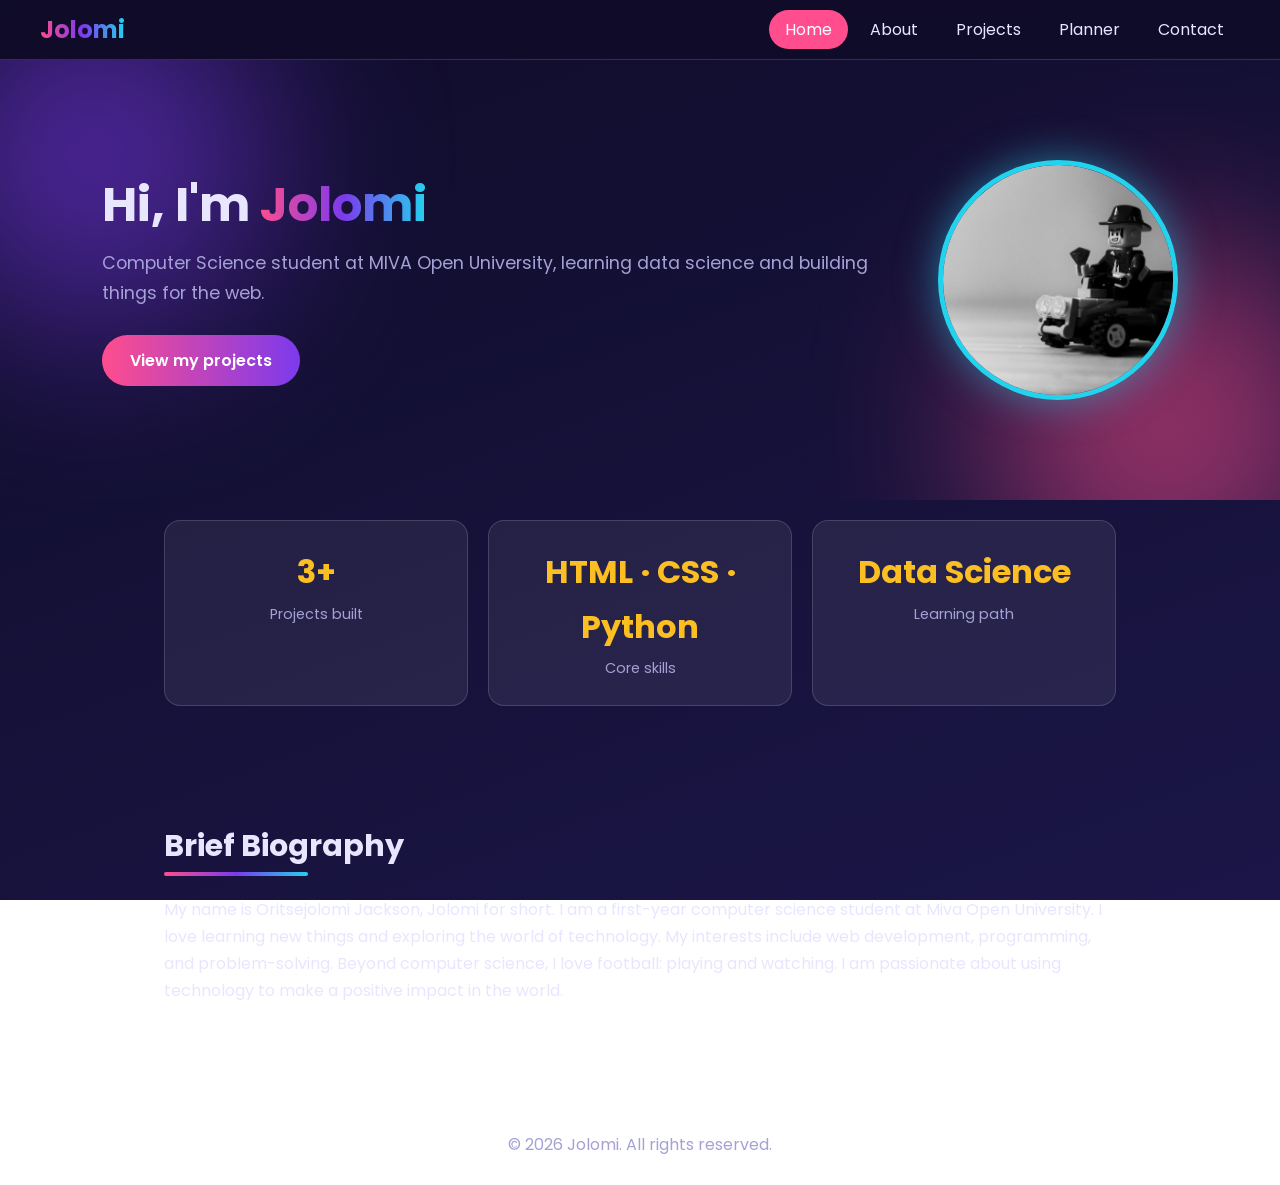
<file: index.html>
<!DOCTYPE html>
<html lang="en">
<head>
    <meta charset="UTF-8">
    <meta name="viewport" content="width=device-width, initial-scale=1.0">
    <title>Jolomi Jackson Student Portfolie</title>
    <link rel="preconnect" href="https://fonts.googleapis.com">
    <link href="https://fonts.googleapis.com/css2?family=Poppins:wght@400;600;700&display=swap" rel="stylesheet">
    <link rel="stylesheet" href="css/style.css">
</head>
<body>
    <header>
    <nav>
      <h2 class="logo">Jolomi</h2>
      <ul class="nav-links">
        <li><a href="index.html" class="active">Home</a></li>
        <li><a href="about.html">About</a></li>
        <li><a href="projects.html">Projects</a></li>
        <li><a href="planner.html">Planner</a></li>
        <li><a href="contact.html">Contact</a></li>
      </ul>
    </nav>
  </header>

  <main>
    <section class="hero">
        <div>
            <h1>Hi, I'm <span class="gradient-text">Jolomi</span></h1>
            <p>Computer Science student at MIVA Open University, learning data science and building things for the web.</p>
            <a href="projects.html" class="btn">View my projects</a>
        </div>
        <img src="media/aedrian-salazar-Tws17PwytpA-unsplash.jpg" alt="Photo of Jolomi" class="profile-pic">
    </section>

    <section class="stats">
        <div class="stat"><strong>3+</strong><span>Projects built</span></div>
        <div class="stat"><strong>HTML · CSS · Python</strong><span>Core skills</span></div>
        <div class="stat"><strong>Data Science</strong><span>Learning path</span></div>
    </section>

    <section class="bio">
        <h2>Brief Biography</h2>
        <p>My name is Oritsejolomi Jackson, Jolomi for short. I am a first-year computer science student at Miva Open University. I love learning new things and exploring the world of technology. My interests include web development, programming, and problem-solving. Beyond computer science, I love football: playing and watching. I am passionate about using technology to make a positive impact in the world.</p>
    </section>
</main>

<footer>
    <p>&copy; 2026 Jolomi. All rights reserved.</p>
</footer>
</body>
</html>
</file>
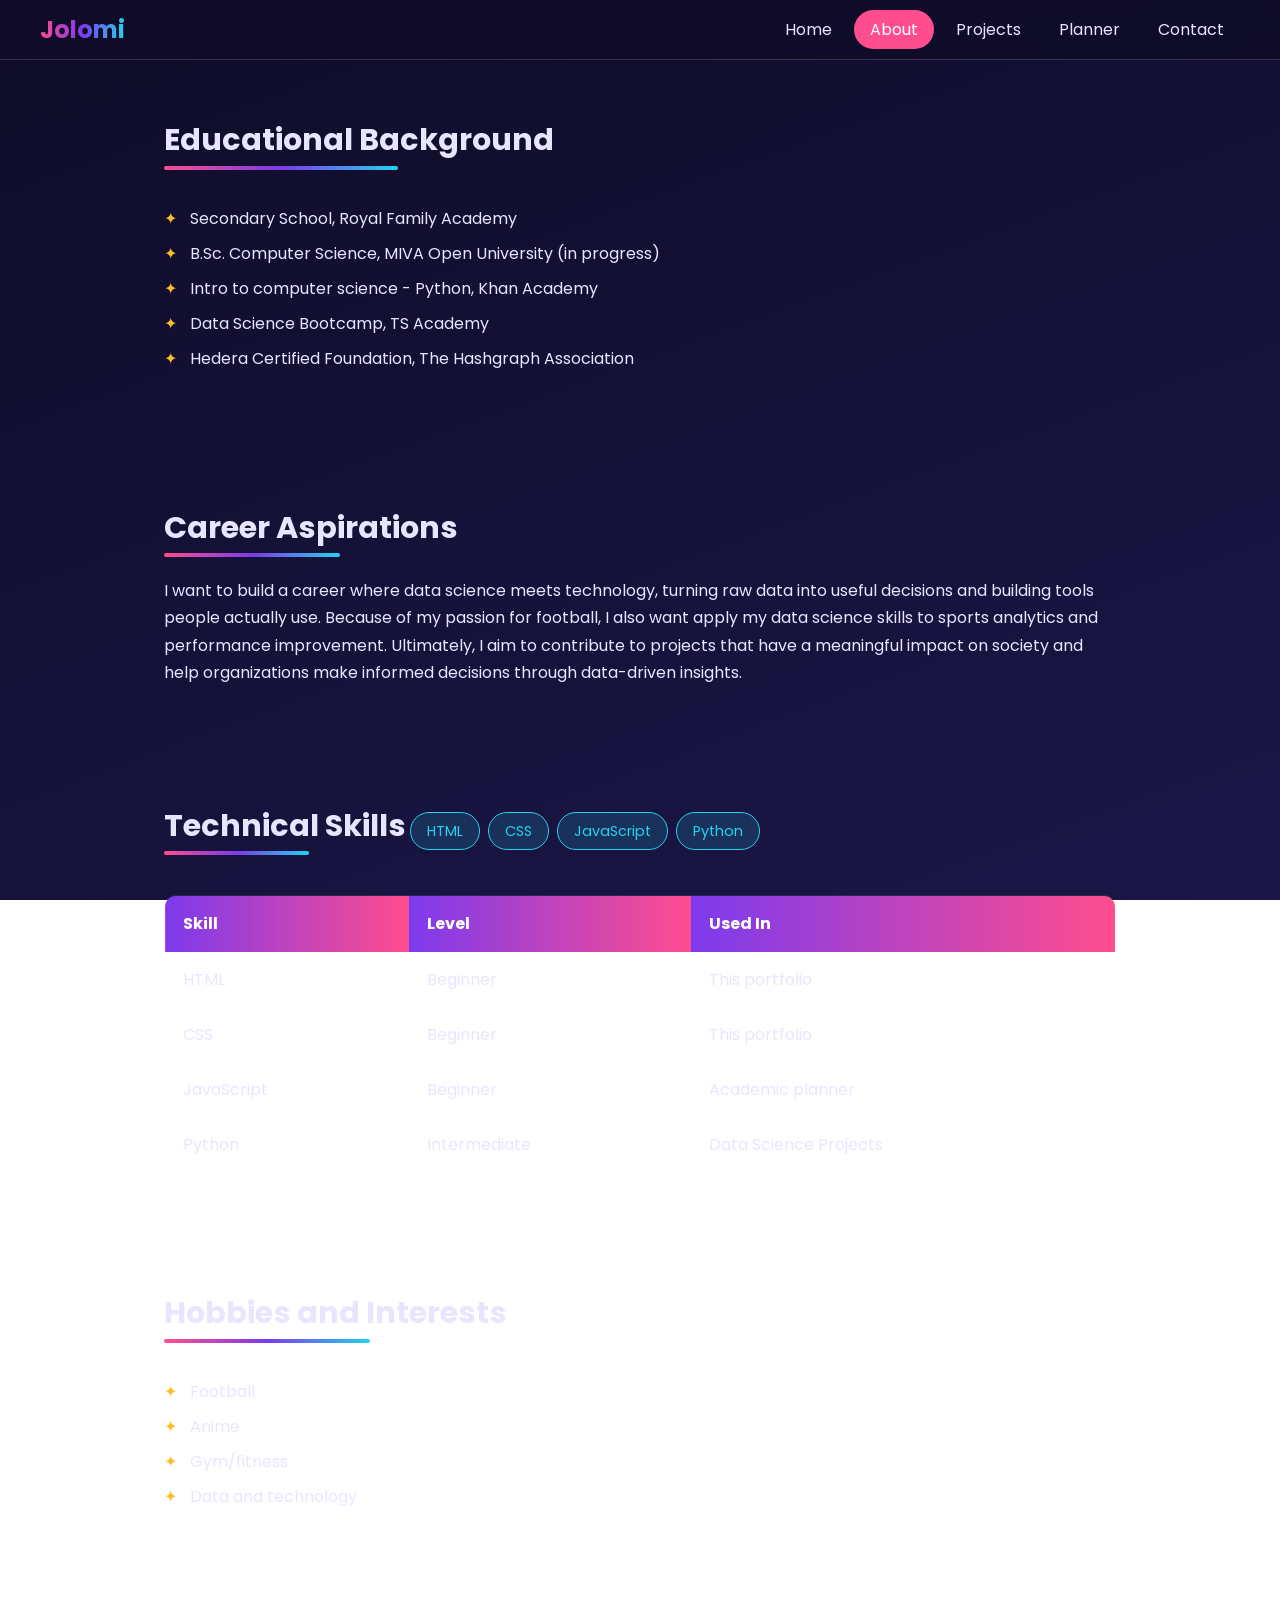
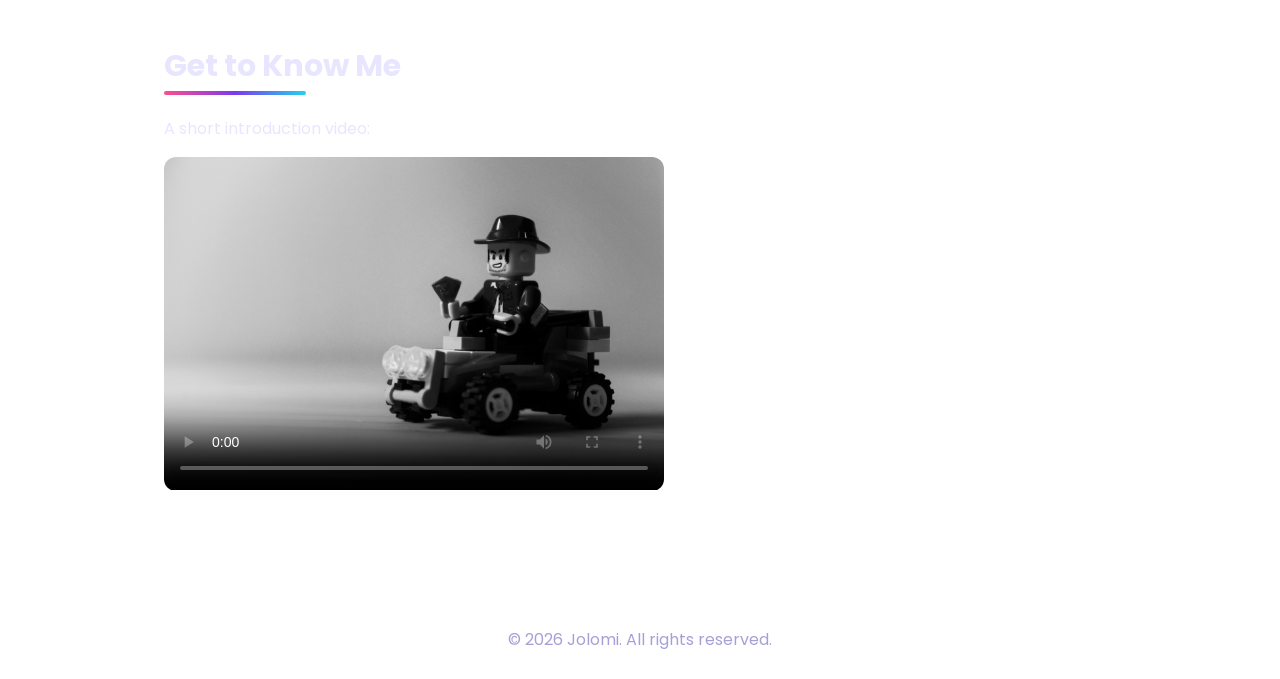
<file: about.html>
<!DOCTYPE html>
<html lang="en">
<head>
  <meta charset="UTF-8">
  <meta name="viewport" content="width=device-width, initial-scale=1.0">
  <title>About | Jolomi</title>
  <link rel="preconnect" href="https://fonts.googleapis.com">
  <link href="https://fonts.googleapis.com/css2?family=Poppins:wght@400;600;700&display=swap" rel="stylesheet">
  <link rel="stylesheet" href="css/style.css">
</head>
<body>
  <header>
    <nav>
      <h2 class="logo">Jolomi</h2>
      <ul class="nav-links">
        <li><a href="index.html">Home</a></li>
        <li><a href="about.html" class="active">About</a></li>
        <li><a href="projects.html">Projects</a></li>
        <li><a href="planner.html">Planner</a></li>
        <li><a href="contact.html">Contact</a></li>
      </ul>
    </nav>
  </header>

  <main>
    <section>
      <h2>Educational Background</h2>
      <ul class="styled-list">
        <li>Secondary School, Royal Family Academy</li>
        <li>B.Sc. Computer Science, MIVA Open University (in progress)</li>
        <li>Intro to computer science - Python, Khan Academy</li>
        <li>Data Science Bootcamp, TS Academy</li>
        <li>Hedera Certified Foundation, The Hashgraph Association</li>
      </ul>
    </section>

    <section>
      <h2>Career Aspirations</h2>
      <p>
        I want to build a career where data science meets technology, turning raw data
        into useful decisions and building tools people actually use. Because of my passion for football, 
        I also want apply my data science skills to sports analytics and performance improvement. 
        Ultimately, I aim to contribute to projects that have a meaningful impact on society and help organizations
        make informed decisions through data-driven insights.
      </p>
    </section>

    <section>
      <h2>Technical Skills</h2>
      <span class="tag">HTML</span>
      <span class="tag">CSS</span>
      <span class="tag">JavaScript</span>
      <span class="tag">Python</span>

      <table>
        <thead>
          <tr>
            <th>Skill</th>
            <th>Level</th>
            <th>Used In</th>
          </tr>
        </thead>
        <tbody>
          <tr><td>HTML</td><td>Beginner</td><td>This portfolio</td></tr>
          <tr><td>CSS</td><td>Beginner</td><td>This portfolio</td></tr>
          <tr><td>JavaScript</td><td>Beginner</td><td>Academic planner</td></tr>
          <tr><td>Python</td><td>Intermediate</td><td>Data Science Projects</td></tr>
        </tbody>
      </table>
    </section>

    <section>
      <h2>Hobbies and Interests</h2>
      <ul class="styled-list">
        <li>Football</li>
        <li>Anime</li>
        <li>Gym/fitness</li>
        <li>Data and technology</li>
      </ul>
    </section>

    <section>
      <h2>Get to Know Me</h2>
      <p>A short introduction video:</p>
      <video controls poster="media/aedrian-salazar-Tws17PwytpA-unsplash.jpg">
        <source src="media/number42.mp4" type="video/mp4">
        Your browser does not support the video tag.
      </video>
    </section>
  </main>

  <footer>
    <p>&copy; 2026 Jolomi. All rights reserved.</p>
  </footer>
</body>
</html>
</file>
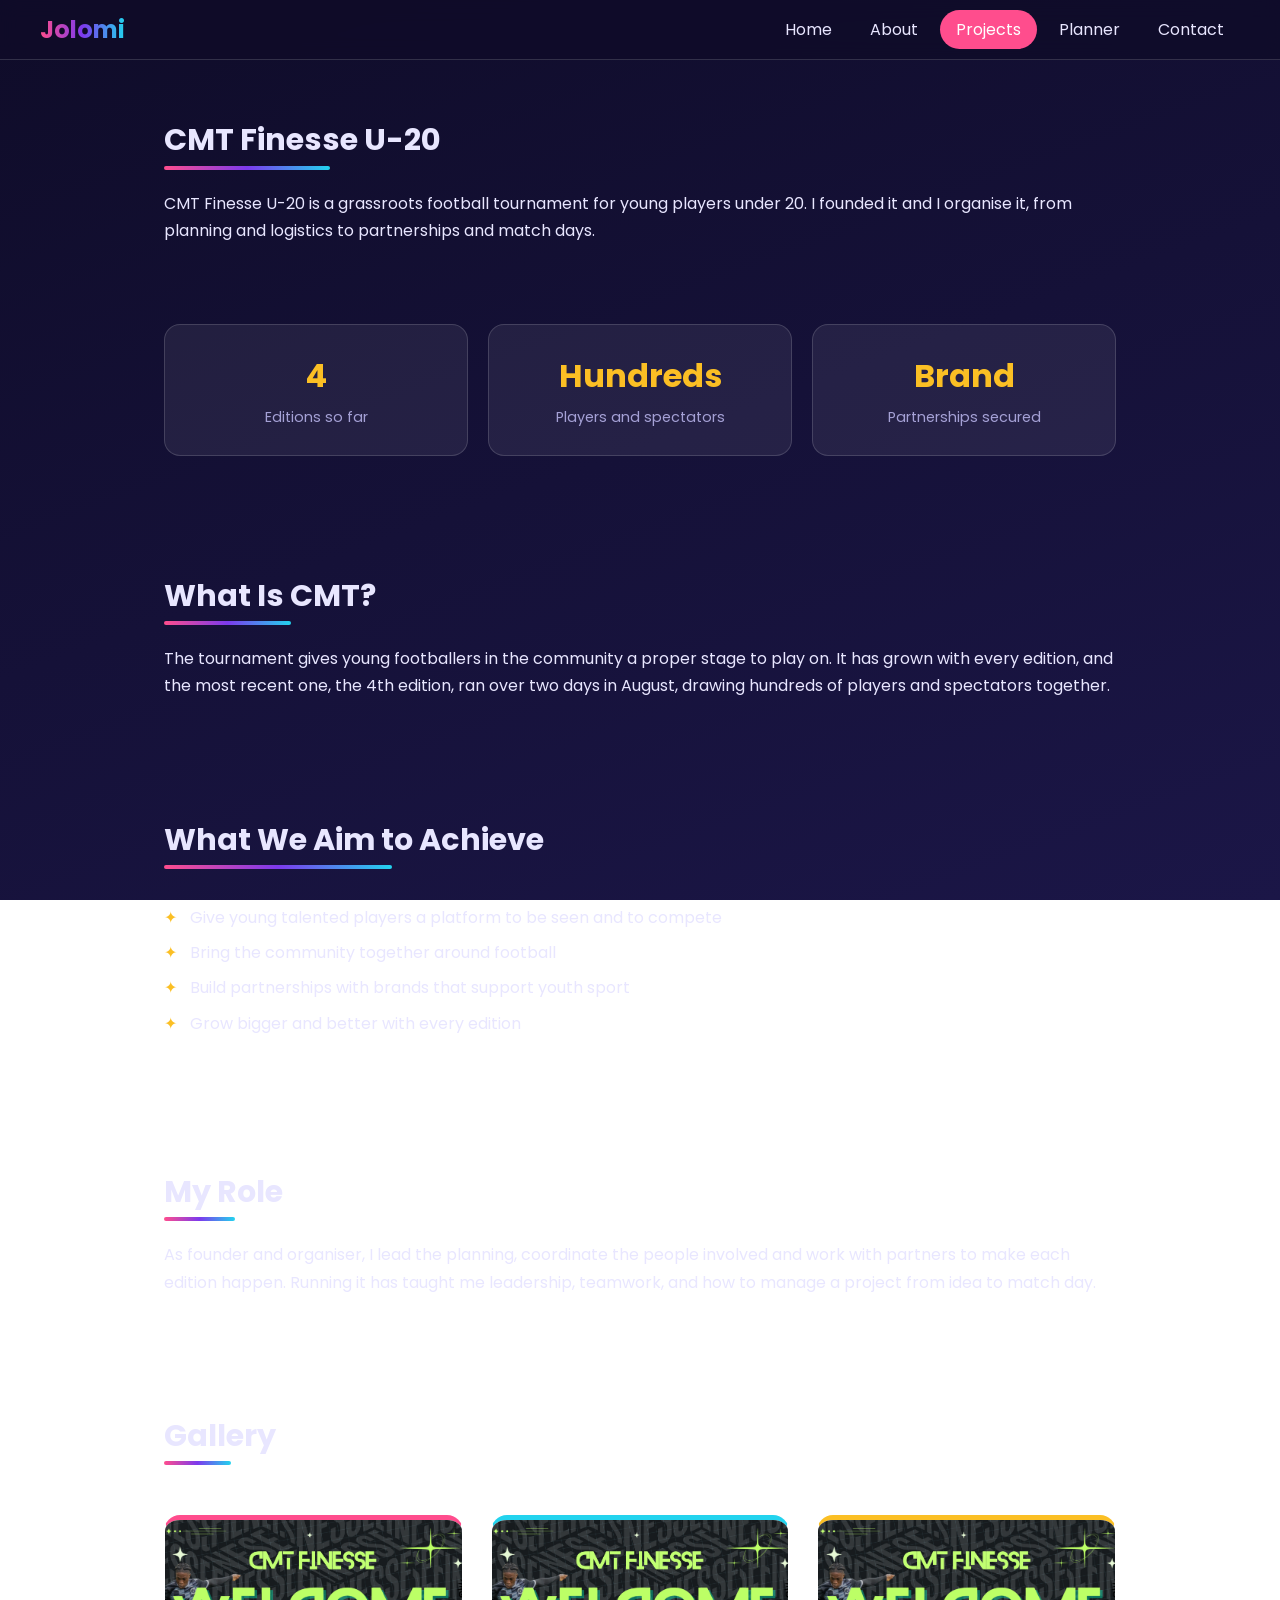
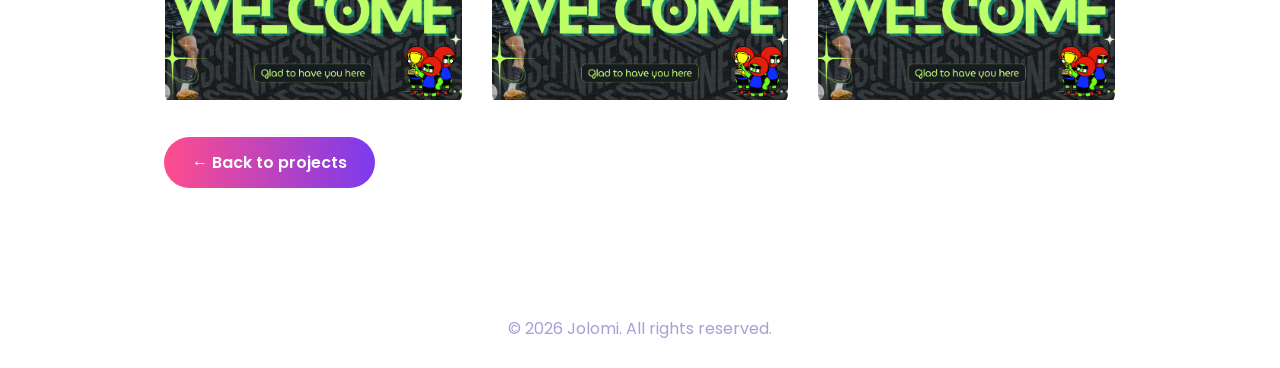
<file: cmt.html>
<!DOCTYPE html>
<html lang="en">
<head>
  <meta charset="UTF-8">
  <meta name="viewport" content="width=device-width, initial-scale=1.0">
  <title>CMT Finesse U-20 | Jolomi</title>
  <link rel="preconnect" href="https://fonts.googleapis.com">
  <link href="https://fonts.googleapis.com/css2?family=Poppins:wght@400;600;700&display=swap" rel="stylesheet">
  <link rel="stylesheet" href="css/style.css">
</head>
<body>
  <header>
    <nav>
      <h2 class="logo">Jolomi</h2>
      <ul class="nav-links">
        <li><a href="index.html">Home</a></li>
        <li><a href="about.html">About</a></li>
        <li><a href="projects.html" class="active">Projects</a></li>
        <li><a href="planner.html">Planner</a></li>
        <li><a href="contact.html">Contact</a></li>
      </ul>
    </nav>
  </header>

  <main>
    <section>
      <h2>CMT Finesse U-20</h2>
      <p>
        CMT Finesse U-20 is a grassroots football tournament for young players
        under 20. I founded it and I organise it, from planning and logistics
        to partnerships and match days.
      </p>
      <!-- EDIT: add what CMT stands for if you want to include it -->
    </section>

    <section class="stats">
      <!-- EDIT: update these with your exact numbers -->
      <div class="stat"><strong>4</strong><span>Editions so far</span></div>
      <div class="stat"><strong>Hundreds</strong><span>Players and spectators</span></div>
      <div class="stat"><strong>Brand</strong><span>Partnerships secured</span></div>
    </section>

    <section>
      <h2>What Is CMT?</h2>
      <p>
        The tournament gives young footballers in the community a proper stage to
        play on. It has grown with every edition, and the most recent one, the
        4th edition, ran over two days in August, drawing hundreds of players
        and spectators together.
        <!-- EDIT: add where it is held and how teams are selected -->
      </p>
    </section>

    <section>
      <h2>What We Aim to Achieve</h2>
      <!-- EDIT: change these aims to match your real goals -->
      <ul class="styled-list">
        <li>Give young talented players a platform to be seen and to compete</li>
        <li>Bring the community together around football</li>
        <li>Build partnerships with brands that support youth sport</li>
        <li>Grow bigger and better with every edition</li>
      </ul>
    </section>

    <section>
      <h2>My Role</h2>
      <p>
        As founder and organiser, I lead the planning, coordinate the people
        involved and work with partners to make each edition happen. Running it
        has taught me leadership, teamwork, and how to manage a project from
        idea to match day.
      </p>
    </section>

    <section>
      <h2>Gallery</h2>
      <div class="card-grid">
        <!-- EDIT: add your own tournament photos to images/ -->
        <article class="card">
          <img src="media/Black And Green Futuristic Vibrant Welcome Home Banner.png" alt="CMT Finesse match action">
        </article>
        <article class="card">
          <img src="media/Black And Green Futuristic Vibrant Welcome Home Banner.png" alt="CMT Finesse players and teams">
        </article>
        <article class="card">
          <img src="media/Black And Green Futuristic Vibrant Welcome Home Banner.png" alt="CMT Finesse crowd">
        </article>
      </div>
      <br>
      <a href="projects.html" class="btn">&larr; Back to projects</a>
    </section>
  </main>

  <footer>
    <p>&copy; 2026 Jolomi. All rights reserved.</p>
  </footer>
</body>
</html>
</file>
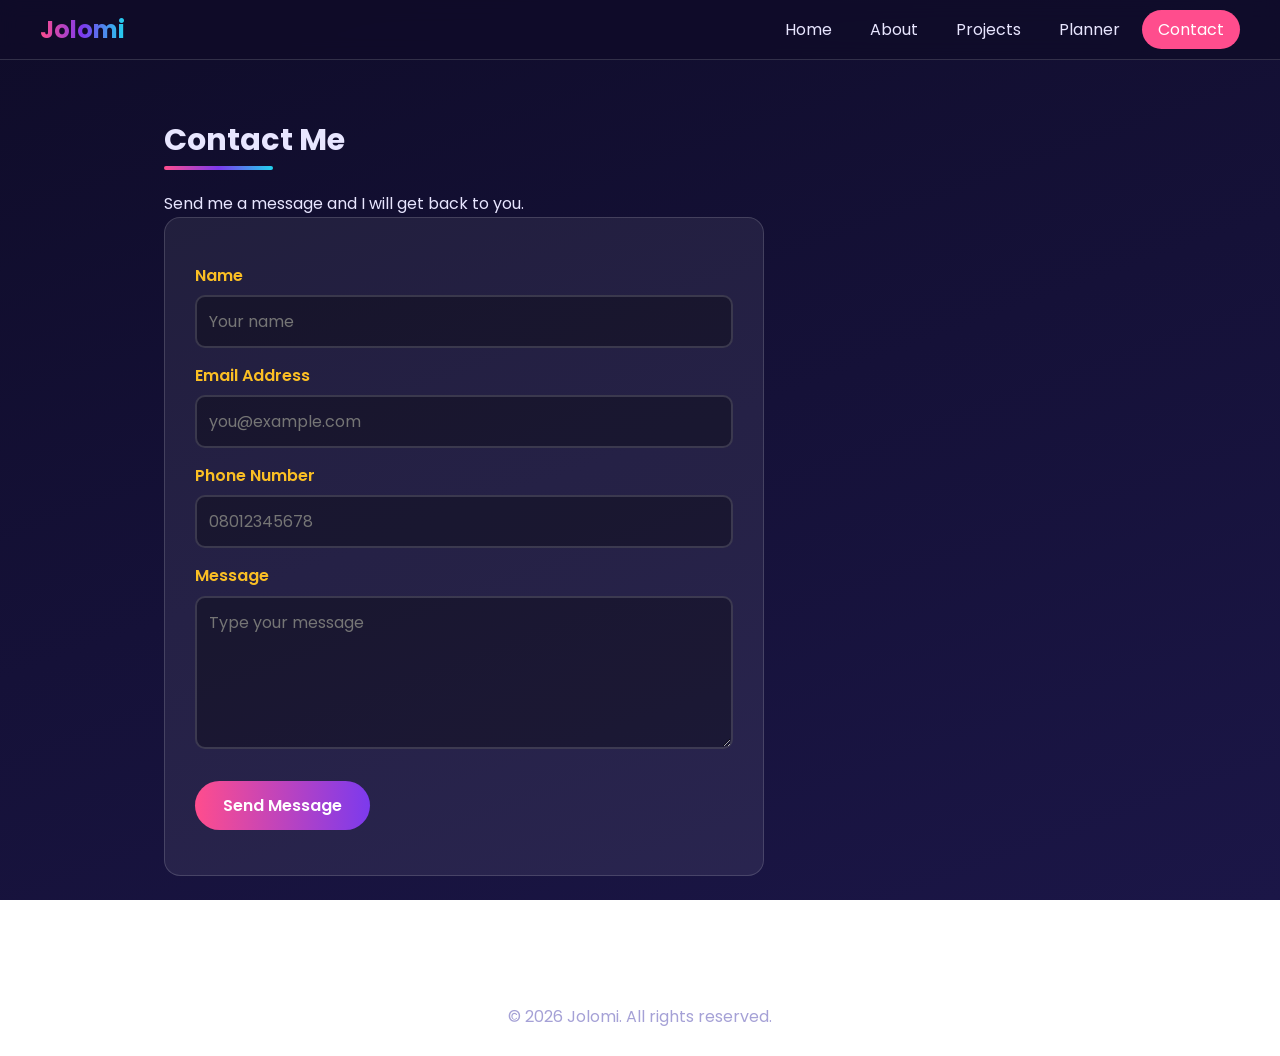
<file: contact.html>
<!DOCTYPE html>
<html lang="en">
<head>
    <meta charset="UTF-8">
    <meta name="viewport" content="width=device-width, initial-scale=1.0">
    <title>Contact | Jolomi</title>
    <link rel="preconnect" href="https://fonts.googleapis.com">
    <link href="https://fonts.googleapis.com/css2?family=Poppins:wght@400;600;700&display=swap" rel="stylesheet">
    <link rel="stylesheet" href="css/style.css">
</head>
<body>
    <header>
        <nav>
            <h2 class="logo">Jolomi</h2>
            <ul class="nav-links">
            <li><a href="index.html">Home</a></li>
            <li><a href="about.html">About</a></li>
            <li><a href="projects.html">Projects</a></li>
            <li><a href="planner.html">Planner</a></li>
            <li><a href="contact.html" class="active">Contact</a></li>
            </ul>
        </nav>
    </header>

    <main>
        <section>
            <h2>Contact Me</h2>
            <p>Send me a message and I will get back to you.</p>

            <form id="contact-form" novalidate>
                <label for="name">Name</label>
                <input type="text" id="name" placeholder="Your name">
                <p class="error" id="name-error"></p>

                <label for="email">Email Address</label>
                <input type="text" id="email" placeholder="you@example.com">
                <p class="error" id="email-error"></p>

                <label for="phone">Phone Number</label>
                <input type="text" id="phone" placeholder="08012345678">
                <p class="error" id="phone-error"></p>

                <label for="message">Message</label>
                <textarea id="message" rows="5" placeholder="Type your message"></textarea>
                <p class="error" id="message-error"></p>

                <button type="submit">Send Message</button>
                <p class="success" id="success-msg"></p>
            </form>
        </section>
    </main>

    <footer>
        <p>&copy; 2026 Jolomi. All rights reserved.</p>
    </footer>

    <script src="js/contact.js"></script>
</body>
</html>
</file>
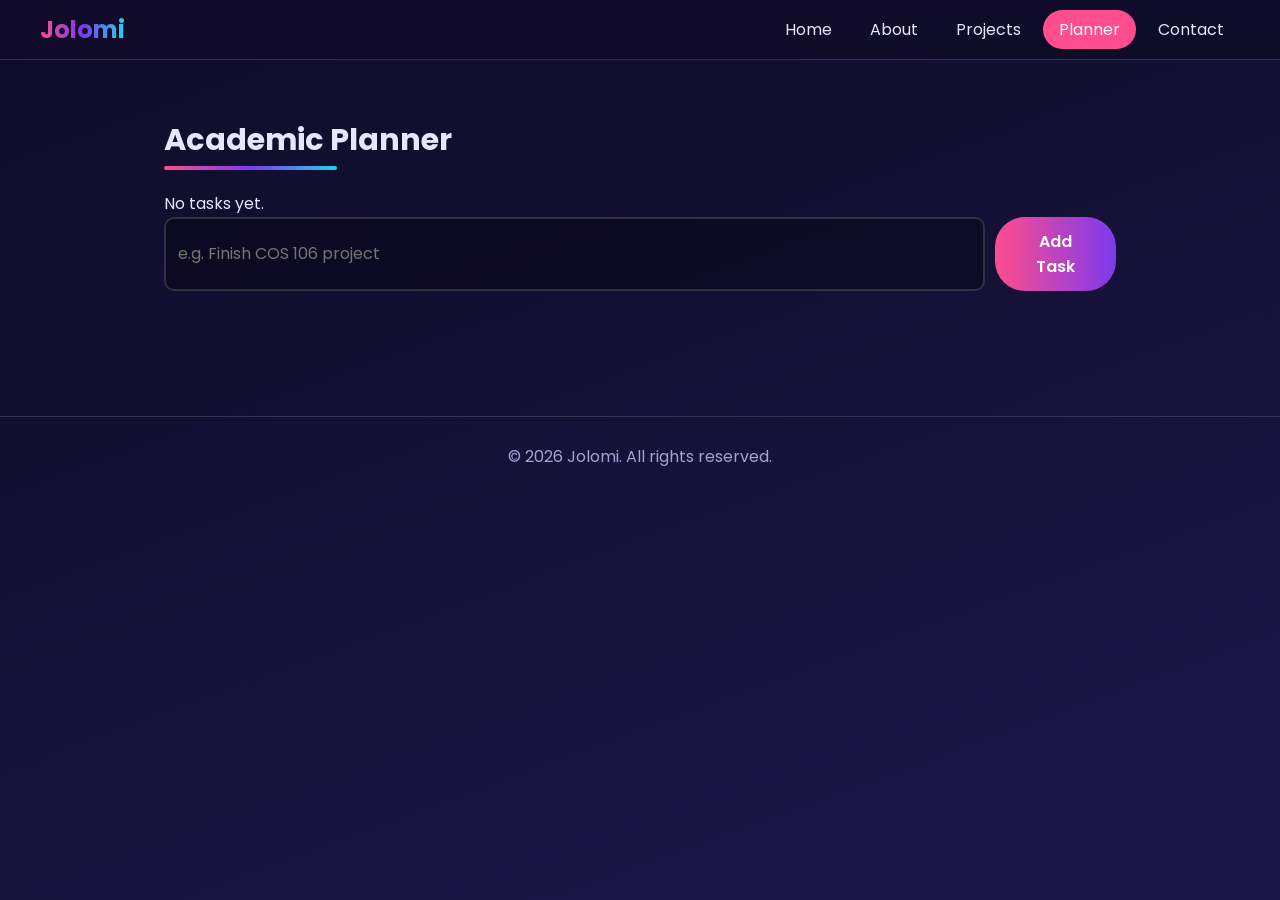
<file: planner.html>
<!DOCTYPE html>
<html lang="en">
<head>
  <meta charset="UTF-8">
  <meta name="viewport" content="width=device-width, initial-scale=1.0">
  <title>Planner | Jolomi</title>
  <link rel="preconnect" href="https://fonts.googleapis.com">
  <link href="https://fonts.googleapis.com/css2?family=Poppins:wght@400;600;700&display=swap" rel="stylesheet">
  <link rel="stylesheet" href="css/style.css">
</head>
<body>
  <header>
    <nav>
      <h2 class="logo">Jolomi</h2>
      <ul class="nav-links">
        <li><a href="index.html">Home</a></li>
        <li><a href="about.html">About</a></li>
        <li><a href="projects.html">Projects</a></li>
        <li><a href="planner.html" class="active">Planner</a></li>
        <li><a href="contact.html">Contact</a></li>
      </ul>
    </nav>
  </header>

  <main>
    <section>
      <h2>Academic Planner</h2>
      <p id="task-count">No tasks yet.</p>

      <div class="task-input">
        <input type="text" id="task-input" placeholder="e.g. Finish COS 106 project">
        <button id="add-btn">Add Task</button>
      </div>

      <ul id="task-list"></ul>
    </section>
  </main>

  <footer>
    <p>&copy; 2026 Jolomi. All rights reserved.</p>
  </footer>

  <script src="js/planner.js"></script>
</body>
</html>
</file>
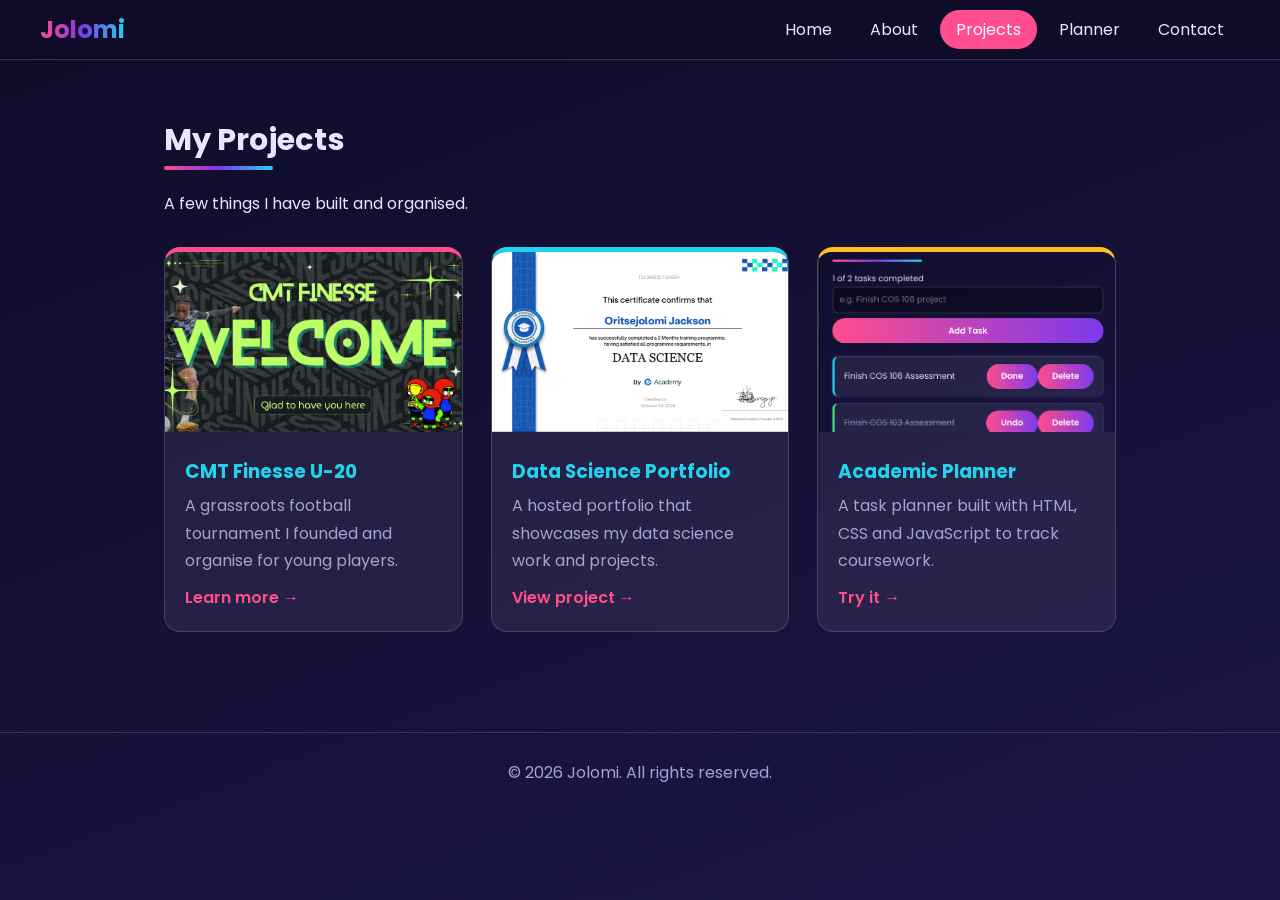
<file: projects.html>
<!DOCTYPE html>
<html lang="en">
<head>
  <meta charset="UTF-8">
  <meta name="viewport" content="width=device-width, initial-scale=1.0">
  <title>Projects | Jolomi</title>
  <link rel="preconnect" href="https://fonts.googleapis.com">
  <link href="https://fonts.googleapis.com/css2?family=Poppins:wght@400;600;700&display=swap" rel="stylesheet">
  <link rel="stylesheet" href="css/style.css">
</head>
<body>
  <header>
    <nav>
      <h2 class="logo">Jolomi</h2>
      <ul class="nav-links">
        <li><a href="index.html">Home</a></li>
        <li><a href="about.html">About</a></li>
        <li><a href="projects.html" class="active">Projects</a></li>
        <li><a href="planner.html">Planner</a></li>
        <li><a href="contact.html">Contact</a></li>
      </ul>
    </nav>
  </header>

  <main>
    <section>
      <h2>My Projects</h2>
      <p>A few things I have built and organised.</p>

      <div class="card-grid">
        <article class="card">
          <img src="media/Black And Green Futuristic Vibrant Welcome Home Banner.png" alt="CMT Finesse U-20 tournament">
          <div class="card-body">
            <h3>CMT Finesse U-20</h3>
            <p>A grassroots football tournament I founded and organise for young players.</p>
            <a href="cmt.html">Learn more &rarr;</a>
          </div>
        </article>

        <article class="card">
          <img src="media/Screenshot 2026-11-15 12.32.21 PM.png" alt="Data science portfolio">
          <div class="card-body">
            <h3>Data Science Portfolio</h3>
            <p>A hosted portfolio that showcases my data science work and projects.</p>
            <a href="media/certificate-18466.pdf" target="_blank">View project &rarr;</a>
          </div>
        </article>

        <article class="card">
          <img src="media/image.png" alt="Academic planner screenshot">
          <div class="card-body">
            <h3>Academic Planner</h3>
            <p>A task planner built with HTML, CSS and JavaScript to track coursework.</p>
            <a href="planner.html">Try it &rarr;</a>
          </div>
        </article>
      </div>
    </section>
  </main>

  <footer>
    <p>&copy; 2026 Jolomi. All rights reserved.</p>
  </footer>
</body>
</html>
</file>
<file: css/style.css>
/* ---------- Colour scheme ---------- */
:root {
  --bg: #0f0c29;
  --bg-2: #1b1647;
  --purple: #7c3aed;
  --pink: #ff4d8d;
  --cyan: #22d3ee;
  --yellow: #fbbf24;
  --text: #e8e6ff;
  --muted: #a5a1d6;
  --glass: rgba(255, 255, 255, 0.07);
  --border: rgba(255, 255, 255, 0.15);
  --gradient: linear-gradient(90deg, var(--pink), var(--purple), var(--cyan));
}

* {
  margin: 0;
  padding: 0;
  box-sizing: border-box;
}

html {
  scroll-behavior: smooth;
}

body {
  font-family: 'Poppins', Arial, sans-serif;
  background: linear-gradient(160deg, var(--bg), var(--bg-2));
  background-attachment: fixed;
  color: var(--text);
  line-height: 1.7;
}

h1, h2, h3 {
  line-height: 1.3;
}

section {
  max-width: 1000px;
  margin: 0 auto;
  padding: 60px 24px;
}

/* Gradient underline under section headings */
section > h2 {
  display: inline-block;
  font-size: 1.9rem;
  margin-bottom: 20px;
}

section > h2::after {
  content: "";
  display: block;
  height: 4px;
  width: 60%;
  margin-top: 6px;
  border-radius: 4px;
  background: var(--gradient);
}

/* ---------- Navigation ---------- */
nav {
  position: sticky;
  top: 0;
  z-index: 10;
  display: flex;
  justify-content: space-between;
  align-items: center;
  padding: 14px 40px;
  background: rgba(15, 12, 41, 0.8);
  backdrop-filter: blur(10px);
  border-bottom: 1px solid var(--border);
}

.logo {
  font-weight: 700;
  background: var(--gradient);
  -webkit-background-clip: text;
  background-clip: text;
  color: transparent;
}

.nav-links {
  display: flex;
  list-style: none;
  gap: 6px;
}

.nav-links a {
  color: var(--text);
  text-decoration: none;
  padding: 8px 16px;
  border-radius: 20px;
  transition: background 0.3s, color 0.3s;
}

.nav-links a:hover {
  color: var(--cyan);
}

.nav-links a.active {
  background: var(--pink);
  color: white;
}

/* ---------- Hero (homepage) ---------- */
.hero {
  position: relative;
  overflow: hidden;
  display: flex;
  align-items: center;
  justify-content: center;
  gap: 60px;
  max-width: 100%;
  padding: 100px 8%;
}

/* Two blurry colour blobs behind the hero */
.hero::before,
.hero::after {
  content: "";
  position: absolute;
  width: 350px;
  height: 350px;
  border-radius: 50%;
  filter: blur(90px);
  opacity: 0.55;
  z-index: -1;
}

.hero::before {
  background: var(--purple);
  top: -80px;
  left: -80px;
}

.hero::after {
  background: var(--pink);
  bottom: -100px;
  right: -60px;
}

.hero h1 {
  font-size: 3rem;
  margin-bottom: 12px;
}

/* Wrap a word in <span class="gradient-text"> */
.gradient-text {
  background: var(--gradient);
  -webkit-background-clip: text;
  background-clip: text;
  color: transparent;
}

.hero p {
  color: var(--muted);
  font-size: 1.1rem;
  margin-bottom: 26px;
}

.profile-pic {
  width: 240px;
  height: 240px;
  border-radius: 50%;
  object-fit: cover;
  border: 5px solid var(--cyan);
  box-shadow: 0 0 40px rgba(34, 211, 238, 0.5);
  animation: float 4s ease-in-out infinite;
}

/* ---------- Buttons ---------- */
.btn,
button {
  display: inline-block;
  background: linear-gradient(90deg, var(--pink), var(--purple));
  color: white;
  border: none;
  padding: 12px 28px;
  border-radius: 30px;
  font-family: inherit;
  font-size: 1rem;
  font-weight: 600;
  text-decoration: none;
  cursor: pointer;
  transition: transform 0.3s, box-shadow 0.3s;
}

.btn:hover,
button:hover {
  transform: translateY(-3px);
  box-shadow: 0 8px 24px rgba(255, 77, 141, 0.5);
}

/* ---------- Stats strip (homepage) ---------- */
.stats {
  display: grid;
  grid-template-columns: repeat(auto-fit, minmax(180px, 1fr));
  gap: 20px;
  padding-top: 20px;
}

.stat {
  text-align: center;
  padding: 24px;
  background: var(--glass);
  border: 1px solid var(--border);
  border-radius: 16px;
}

.stat strong {
  display: block;
  font-size: 2rem;
  color: var(--yellow);
}

.stat span {
  color: var(--muted);
  font-size: 0.9rem;
}

/* ---------- Cards ---------- */
.card-grid {
  display: grid;
  grid-template-columns: repeat(auto-fit, minmax(260px, 1fr));
  gap: 28px;
  margin-top: 30px;
}

.card {
  background: var(--glass);
  border: 1px solid var(--border);
  border-top: 5px solid var(--pink);
  border-radius: 16px;
  overflow: hidden;
  transition: transform 0.3s, box-shadow 0.3s;
}

/* Each card gets a different colour */
.card:nth-child(2) { border-top-color: var(--cyan); }
.card:nth-child(3) { border-top-color: var(--yellow); }
.card:nth-child(4) { border-top-color: var(--purple); }

.card:hover {
  transform: translateY(-8px);
  box-shadow: 0 12px 30px rgba(124, 58, 237, 0.45);
}

.card img {
  width: 100%;
  height: 180px;
  object-fit: cover;
}

.card-body {
  padding: 20px;
}

.card-body h3 {
  margin-bottom: 8px;
  color: var(--cyan);
}

.card-body p {
  color: var(--muted);
  margin-bottom: 10px;
}

.card-body a {
  color: var(--pink);
  font-weight: 600;
  text-decoration: none;
}

/* ---------- Skill tags, lists, tables (About page) ---------- */
.tag {
  display: inline-block;
  margin: 4px 4px 4px 0;
  padding: 6px 16px;
  border-radius: 20px;
  background: rgba(34, 211, 238, 0.15);
  border: 1px solid var(--cyan);
  color: var(--cyan);
  font-size: 0.9rem;
}

ul.styled-list {
  list-style: none;
  margin: 15px 0;
}

ul.styled-list li {
  margin-bottom: 8px;
  padding-left: 26px;
  position: relative;
}

ul.styled-list li::before {
  content: "✦";
  position: absolute;
  left: 0;
  color: var(--yellow);
}

table {
  width: 100%;
  border-collapse: collapse;
  background: var(--glass);
  border: 1px solid var(--border);
  border-radius: 12px;
  overflow: hidden;
  margin-top: 20px;
}

th {
  background: linear-gradient(90deg, var(--purple), var(--pink));
  color: white;
  text-align: left;
}

th, td {
  padding: 14px 18px;
}

tr:nth-child(even) {
  background: rgba(255, 255, 255, 0.05);
}

video, audio {
  width: 100%;
  max-width: 500px;
  border-radius: 12px;
  margin-top: 15px;
}

/* ---------- Forms (Contact page) ---------- */
form {
  background: var(--glass);
  border: 1px solid var(--border);
  padding: 30px;
  border-radius: 16px;
  max-width: 600px;
}

label {
  display: block;
  margin: 14px 0 6px;
  font-weight: 600;
  color: var(--yellow);
}

input,
textarea {
  width: 100%;
  padding: 12px;
  background: rgba(0, 0, 0, 0.3);
  color: var(--text);
  border: 2px solid var(--border);
  border-radius: 10px;
  font-family: inherit;
  font-size: 1rem;
  transition: border-color 0.3s, box-shadow 0.3s;
}

input:focus,
textarea:focus {
  outline: none;
  border-color: var(--cyan);
  box-shadow: 0 0 12px rgba(34, 211, 238, 0.4);
}

.error {
  color: var(--pink);
  font-size: 0.9rem;
  margin-top: 4px;
}

.success {
  color: #4ade80;
  font-weight: 600;
  margin-top: 15px;
}

form button {
  margin-top: 20px;
}

/* ---------- Planner ---------- */
.task-input {
  display: flex;
  gap: 10px;
  margin-bottom: 25px;
}

#task-list {
  list-style: none;
}

#task-list li {
  display: flex;
  justify-content: space-between;
  align-items: center;
  background: var(--glass);
  border: 1px solid var(--border);
  border-left: 5px solid var(--cyan);
  padding: 14px 18px;
  margin-bottom: 12px;
  border-radius: 12px;
  animation: fadeUp 0.4s ease;
}

#task-list li.done {
  border-left-color: #4ade80;
}

#task-list li.done span {
  text-decoration: line-through;
  opacity: 0.5;
}

/* ---------- Footer ---------- */
footer {
  text-align: center;
  padding: 26px;
  margin-top: 40px;
  color: var(--muted);
  border-top: 1px solid var(--border);
}

/* ---------- Animations ---------- */
@keyframes fadeUp {
  from { opacity: 0; transform: translateY(20px); }
  to   { opacity: 1; transform: translateY(0); }
}

@keyframes float {
  0%, 100% { transform: translateY(0); }
  50%      { transform: translateY(-14px); }
}

/* ---------- Mobile ---------- */
@media (max-width: 700px) {
  nav {
    flex-direction: column;
    gap: 10px;
    padding: 14px;
  }

  .nav-links {
    flex-wrap: wrap;
    justify-content: center;
  }

  .hero {
    flex-direction: column-reverse;
    text-align: center;
    padding: 60px 6%;
    gap: 30px;
  }

  .hero h1 {
    font-size: 2.1rem;
  }

  .profile-pic {
    width: 180px;
    height: 180px;
  }

  .task-input {
    flex-direction: column;
  }
}

#task-list li button {
  padding: 6px 14px;
  margin-left: 8px;
  font-size: 0.85rem;
}
</file>
